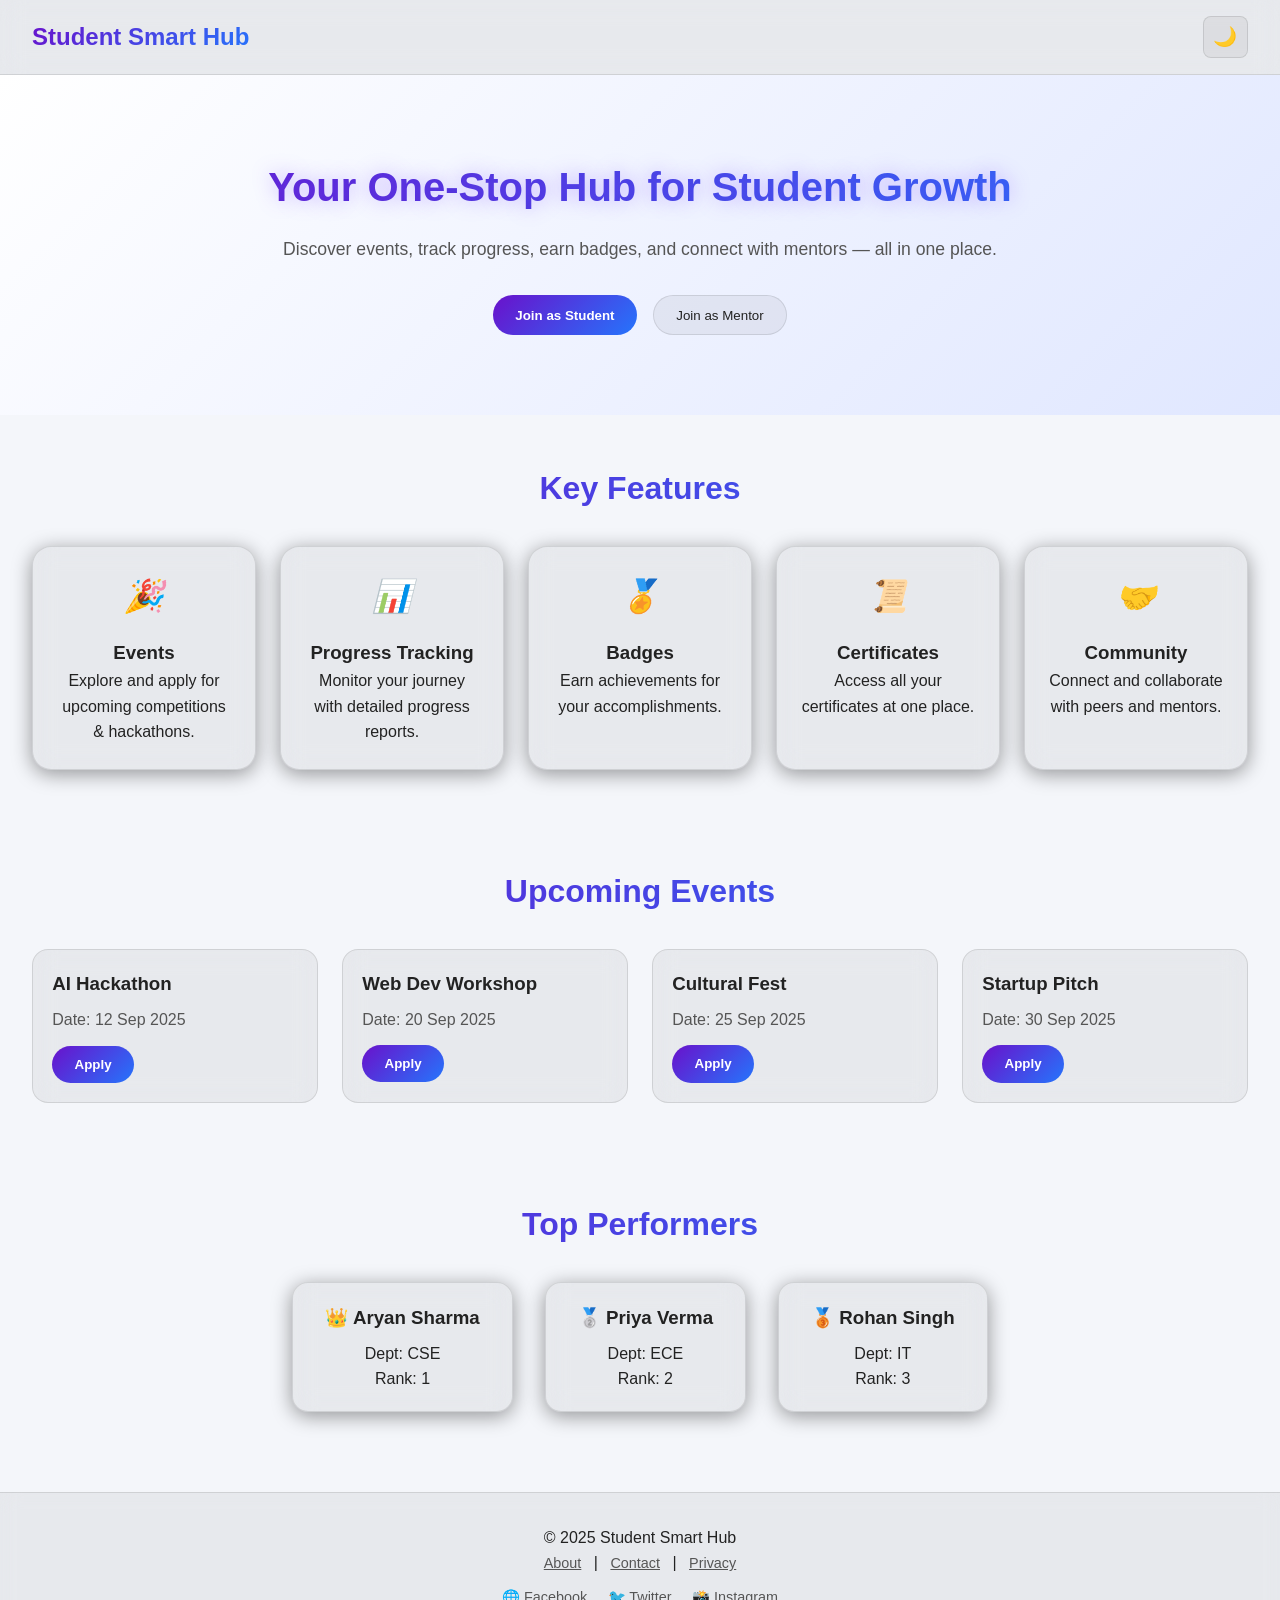
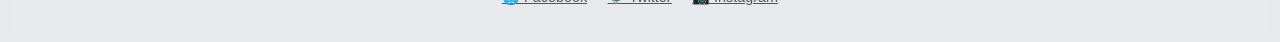
<file: index.html>
<!DOCTYPE html>
<html lang="en">
  <head>
    <meta charset="UTF-8" />
    <meta name="viewport" content="width=device-width, initial-scale=1.0" />
    <title>Student Smart Hub</title>
    <link rel="stylesheet" href="Landing_Page.css" />
  </head>

  <body class="light">
    <!-- Navbar -->
    <nav>
      <div class="logo">Student Smart Hub</div>
      <div class="mode-toggle" onclick="toggleMode()">🌙</div>
    </nav>

    <!-- Hero Section -->
    <section class="hero">
      <h1>Your One-Stop Hub for Student Growth</h1>
      <p>
        Discover events, track progress, earn badges, and connect with mentors —
        all in one place.
      </p>
      <div class="cta-btns">
        <button class="btn-primary" id="joinStudent">Join as Student</button>
        <button class="btn-secondary" id="joinMentor">Join as Mentor</button>
      </div>
    </section>

    <!-- Features Section -->
    <section class="features">
      <h2>Key Features</h2>
      <div class="feature-cards">
        <div class="glass-card">
          <i>🎉</i>
          <h3>Events</h3>
          <p>Explore and apply for upcoming competitions & hackathons.</p>
        </div>
        <div class="glass-card">
          <i>📊</i>
          <h3>Progress Tracking</h3>
          <p>Monitor your journey with detailed progress reports.</p>
        </div>
        <div class="glass-card">
          <i>🏅</i>
          <h3>Badges</h3>
          <p>Earn achievements for your accomplishments.</p>
        </div>
        <div class="glass-card">
          <i>📜</i>
          <h3>Certificates</h3>
          <p>Access all your certificates at one place.</p>
        </div>
        <div class="glass-card">
          <i>🤝</i>
          <h3>Community</h3>
          <p>Connect and collaborate with peers and mentors.</p>
        </div>
      </div>
    </section>

    <!-- Events Section -->
    <section class="events">
      <h2>Upcoming Events</h2>
      <div class="event-cards" id="events-list"></div>
    </section>

    <!-- Leaderboard Section -->
    <section class="leaderboard">
      <h2>Top Performers</h2>
      <div class="leaders" id="leaderboard-list"></div>
    </section>

    <!-- Footer -->
    <footer>
      <p>&copy; 2025 Student Smart Hub</p>
      <div>
        <a href="#">About</a> | <a href="#">Contact</a> |
        <a href="#">Privacy</a>
      </div>
      <div style="margin-top: 0.5rem">
        <a href="#">🌐 Facebook</a>
        <a href="#">🐦 Twitter</a>
        <a href="#">📸 Instagram</a>
      </div>
    </footer>

    <!-- JavaScript -->
    <script>
      // Dark/Light Mode Toggle
      function toggleMode() {
        document.body.classList.toggle("light");
        const btn = document.querySelector(".mode-toggle");
        btn.textContent = document.body.classList.contains("light")
          ? "🌙"
          : "☀️";
      }

      // Dummy Data
      const events = [
        { title: "AI Hackathon", date: "12 Sep 2025" },
        { title: "Web Dev Workshop", date: "20 Sep 2025" },
        { title: "Cultural Fest", date: "25 Sep 2025" },
        { title: "Startup Pitch", date: "30 Sep 2025" },
      ];
      const leaderboard = [
        { name: "Aryan Sharma", dept: "CSE", rank: 1 },
        { name: "Priya Verma", dept: "ECE", rank: 2 },
        { name: "Rohan Singh", dept: "IT", rank: 3 },
      ];

      // Render Events
      const eventsContainer = document.getElementById("events-list");
      events.forEach((ev) => {
        const card = document.createElement("div");
        card.className = "event";
        card.innerHTML = `<h3>${ev.title}</h3><p>Date: ${ev.date}</p><button class="btn-primary">Apply</button>`;
        eventsContainer.appendChild(card);
      });

      // Render Leaderboard
      const leaderboardContainer = document.getElementById("leaderboard-list");
      leaderboard.forEach((lb) => {
        const div = document.createElement("div");
        div.className = "leader";
        let crown = lb.rank === 1 ? "👑" : lb.rank === 2 ? "🥈" : "🥉";
        div.innerHTML = `<h3>${crown} ${lb.name}</h3><p>Dept: ${lb.dept}</p><p>Rank: ${lb.rank}</p>`;
        leaderboardContainer.appendChild(div);
      });

      // Redirect buttons
      document
        .getElementById("joinStudent")
        .addEventListener("click", function () {
          window.location.href = "event.html";
        });

      document
        .getElementById("joinMentor")
        .addEventListener("click", function () {
          window.location.href = "mentor_home.html";
        });
    </script>
  </body>
</html>
</file>
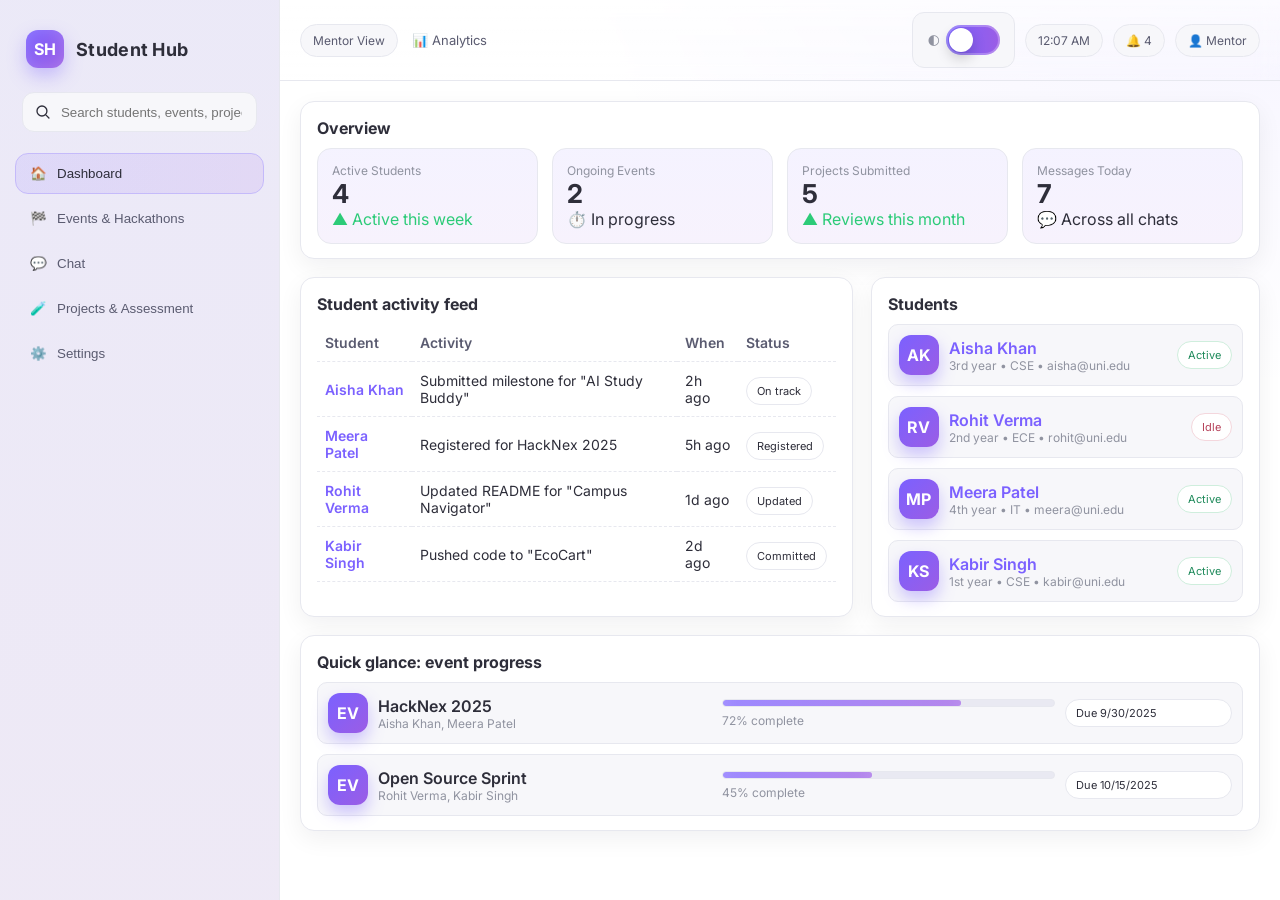
<file: mentor.html>
<!DOCTYPE html>
<html lang="en">
  <head>
    <meta charset="UTF-8" />
    <meta name="viewport" content="width=device-width, initial-scale=1.0" />
    <title>Student Hub — Mentor Dashboard</title>
    <link rel="preconnect" href="https://fonts.googleapis.com" />
    <link
      href="https://fonts.googleapis.com/css2?family=Inter:wght@400;500;600;700&display=swap"
      rel="stylesheet"
    />
    <link rel="stylesheet" href="mentor.css" />
  </head>
  <body>
    <div class="app">
      <aside class="sidebar">
        <div class="logo">
          <div class="logo-badge">SH</div>
          <h1>Student Hub</h1>
        </div>

        <div class="search">
          <svg width="18" height="18" viewBox="0 0 24 24" fill="none">
            <path
              d="M21 21l-4.3-4.3M10.5 18a7.5 7.5 0 1 1 0-15 7.5 7.5 0 0 1 0 15z"
              stroke="currentColor"
              stroke-width="2"
              stroke-linecap="round"
            />
          </svg>
          <input
            id="globalSearch"
            placeholder="Search students, events, projects"
          />
        </div>

        <nav class="nav">
          <button class="tabBtn active" data-tab="dashboard" title="Dashboard">
            <span>🏠</span>
            <span class="text">Dashboard</span>
          </button>
          <button class="tabBtn" data-tab="events" title="Events">
            <span>🏁</span>
            <span class="text">Events & Hackathons</span>
          </button>
          <button class="tabBtn" data-tab="chat" title="Chat">
            <span>💬</span>
            <span class="text">Chat</span>
          </button>
          <button class="tabBtn" data-tab="projects" title="Projects">
            <span>🧪</span>
            <span class="text">Projects & Assessment</span>
          </button>
          <button class="tabBtn" data-tab="settings" title="Settings">
            <span>⚙️</span>
            <span class="text">Settings</span>
          </button>
        </nav>

        <div class="spacer"></div>
      </aside>

      <main class="main">
        <div class="topbar">
          <div class="top-l">
            <div class="pill">Mentor View</div>
            <div class="tagline">
              <a href="analytics.html">📊 Analytics</a>
            </div>
          </div>

          <div class="top-r">
            <div class="mode">
              <span class="muted" style="margin-right: 6px">🌓</span>
              <div class="toggle" id="modeToggle"><div class="knob"></div></div>
            </div>
            <div class="pill" id="clock">--:--</div>
            <div class="pill">🔔 4</div>
            <div class="pill">👤 Mentor</div>
          </div>
        </div>

        <div class="content">
          <!-- DASHBOARD -->
          <section id="dashboard" class="tab">
            <div class="grid">
              <div class="card" style="grid-column: 1 / -1">
                <div class="card-inner">
                  <h3>Overview</h3>
                  <div class="kpis">
                    <div class="kpi">
                      <div class="muted">Active Students</div>
                      <div class="big" id="kpiStudents">—</div>
                      <div class="good">▲ Active this week</div>
                    </div>
                    <div class="kpi">
                      <div class="muted">Ongoing Events</div>
                      <div class="big" id="kpiEvents">—</div>
                      <div>⏱️ In progress</div>
                    </div>
                    <div class="kpi">
                      <div class="muted">Projects Submitted</div>
                      <div class="big" id="kpiProjects">—</div>
                      <div class="good">▲ Reviews this month</div>
                    </div>
                    <div class="kpi">
                      <div class="muted">Messages Today</div>
                      <div class="big" id="kpiMessages">—</div>
                      <div>💬 Across all chats</div>
                    </div>
                  </div>
                </div>
              </div>

              <div class="card" style="grid-column: span 7">
                <div class="card-inner">
                  <h3>Student activity feed</h3>
                  <table id="activityTable">
                    <thead>
                      <tr>
                        <th>Student</th>
                        <th>Activity</th>
                        <th>When</th>
                        <th>Status</th>
                      </tr>
                    </thead>
                    <tbody>
                      <!-- populated by JS -->
                    </tbody>
                  </table>
                </div>
              </div>

              <div class="card" style="grid-column: span 5">
                <div class="card-inner">
                  <h3>Students</h3>
                  <div class="list" id="studentList"><!-- JS --></div>
                </div>
              </div>

              <div class="card" style="grid-column: 1 / -1">
                <div class="card-inner">
                  <h3>Quick glance: event progress</h3>
                  <div class="list" id="eventProgressList"><!-- JS --></div>
                </div>
              </div>
            </div>
          </section>

          <!-- EVENTS -->
          <section id="events" class="tab" style="display: none">
            <div class="tabs">
              <button class="subtab active" data-sub="ongoing">Ongoing</button>
              <button class="subtab" data-sub="history">History</button>
            </div>
            <div id="ongoing" class="subcontent">
              <div class="card">
                <div class="card-inner">
                  <h3>Ongoing events</h3>
                  <table id="ongoingEvents">
                    <thead>
                      <tr>
                        <th>Event</th>
                        <th>Students</th>
                        <th>Progress</th>
                        <th>Deadline</th>
                      </tr>
                    </thead>
                    <tbody></tbody>
                  </table>
                </div>
              </div>
            </div>
            <div id="history" class="subcontent" style="display: none">
              <div class="card">
                <div class="card-inner">
                  <h3>Past events</h3>
                  <table id="historyEvents">
                    <thead>
                      <tr>
                        <th>Event</th>
                        <th>Participants</th>
                        <th>Result</th>
                        <th>Ended</th>
                      </tr>
                    </thead>
                    <tbody></tbody>
                  </table>
                </div>
              </div>
            </div>
          </section>

          <!-- CHAT -->
          <section id="chat" class="tab" style="display: none">
            <div class="cols">
              <div class="card">
                <div class="card-inner">
                  <h3>Chat with students</h3>
                  <div class="chat">
                    <div class="chat-list" id="chatList"><!-- JS --></div>
                    <div class="chat-window">
                      <div class="chat-header" id="chatHeader">
                        <div class="avatar" id="chatAvatar">S</div>
                        <div>
                          <div id="chatName" style="font-weight: 700">
                            Select a student
                          </div>
                          <div class="muted" id="chatMeta">—</div>
                        </div>
                      </div>
                      <div class="chat-messages" id="chatMessages">
                        <div class="muted">
                          Pick a student to view the conversation.
                        </div>
                      </div>
                      <div class="chat-input">
                        <input
                          id="chatInput"
                          placeholder="Write a message..."
                          disabled
                        />
                        <button class="btn" id="sendMsg" disabled>Send</button>
                      </div>
                    </div>
                  </div>
                </div>
              </div>

              <div class="card">
                <div class="card-inner">
                  <h3>Student details</h3>
                  <div id="studentDetail">
                    <div class="muted">
                      Select a chat to view details and quick actions.
                    </div>
                  </div>
                </div>
              </div>
            </div>
          </section>

          <!-- PROJECTS -->
          <section id="projects" class="tab" style="display: none">
            <div class="grid">
              <div class="card" style="grid-column: 1 / -1">
                <div class="card-inner">
                  <h3>Projects & assessment</h3>
                  <div class="cards" id="projectCards"><!-- JS --></div>
                </div>
              </div>

              <div class="card" style="grid-column: 1 / -1">
                <div class="card-inner">
                  <h3>Submission table</h3>
                  <table id="projectTable">
                    <thead>
                      <tr>
                        <th>Project</th>
                        <th>Student</th>
                        <th>Tech</th>
                        <th>Status</th>
                        <th>Rating</th>
                        <th>Last update</th>
                        <th>Action</th>
                      </tr>
                    </thead>
                    <tbody>
                      <!-- JS -->
                    </tbody>
                  </table>
                </div>
              </div>

              <div class="card" style="grid-column: 1 / -1">
                <div class="card-inner">
                  <h3>Projects by student</h3>
                  <div id="projectsByStudent"><!-- JS --></div>
                </div>
              </div>
            </div>
          </section>

          <!-- SETTINGS -->
          <section id="settings" class="tab" style="display: none">
            <div class="card">
              <div class="card-inner">
                <h3>Settings</h3>
                <div class="list">
                  <div class="row">
                    <div class="avatar">A</div>
                    <div>
                      <div class="name">Auto-save theme</div>
                      <div class="meta">
                        Persists your light/dark choice across sessions
                      </div>
                    </div>
                    <div class="chip">Enabled</div>
                  </div>
                  <div class="row">
                    <div class="avatar">N</div>
                    <div>
                      <div class="name">Notifications</div>
                      <div class="meta">
                        This demo shows a static count in the top bar
                      </div>
                    </div>
                    <div class="chip">Demo</div>
                  </div>
                  <div class="row">
                    <div class="avatar">D</div>
                    <div>
                      <div class="name">Data</div>
                      <div class="meta">
                        All data in this demo is local, in-memory sample data
                      </div>
                    </div>
                    <div class="chip">Local</div>
                  </div>
                </div>
              </div>
            </div>
          </section>
        </div>
      </main>
    </div>

    <!-- Modal: Assessment -->
    <!-- Modal: Assessment -->
    <div class="modal-backdrop" id="assessmentModal">
      <div class="modal">
        <div class="body">
          <h3>Assess project</h3>
          <div class="muted" id="assessProjectTitle">Project title</div>
          <label>Rating</label>
          <div class="rating" id="assessStars"><!-- JS --></div>
          <label>Feedback</label>
          <textarea
            id="assessFeedback"
            rows="5"
            placeholder="Share constructive, specific feedback..."
          ></textarea>
        </div>
        <div class="footer">
          <button class="btn ghost" id="assessCancel">Cancel</button>
          <button class="btn" id="assessSave">Save</button>
        </div>
      </div>
    </div>
    <script>
      // -------- Sample data --------
      const students = [
        {
          id: "s1",
          name: "Aisha Khan",
          year: "3rd year",
          major: "CSE",
          active: true,
          email: "aisha@uni.edu",
        },
        {
          id: "s2",
          name: "Rohit Verma",
          year: "2nd year",
          major: "ECE",
          active: false,
          email: "rohit@uni.edu",
        },
        {
          id: "s3",
          name: "Meera Patel",
          year: "4th year",
          major: "IT",
          active: true,
          email: "meera@uni.edu",
        },
        {
          id: "s4",
          name: "Kabir Singh",
          year: "1st year",
          major: "CSE",
          active: true,
          email: "kabir@uni.edu",
        },
      ];

      const activities = [
        {
          studentId: "s1",
          text: 'Submitted milestone for "AI Study Buddy"',
          when: "2h ago",
          status: "On track",
        },
        {
          studentId: "s3",
          text: "Registered for HackNex 2025",
          when: "5h ago",
          status: "Registered",
        },
        {
          studentId: "s2",
          text: 'Updated README for "Campus Navigator"',
          when: "1d ago",
          status: "Updated",
        },
        {
          studentId: "s4",
          text: 'Pushed code to "EcoCart"',
          when: "2d ago",
          status: "Committed",
        },
      ];

      const events = {
        ongoing: [
          {
            id: "e1",
            name: "HackNex 2025",
            students: ["s1", "s3"],
            progress: 72,
            deadline: "2025-09-30",
          },
          {
            id: "e2",
            name: "Open Source Sprint",
            students: ["s2", "s4"],
            progress: 45,
            deadline: "2025-10-15",
          },
        ],
        history: [
          {
            id: "h1",
            name: "CodeFest 2025",
            participants: 12,
            result: "Top 10%",
            ended: "2025-07-21",
          },
          {
            id: "h2",
            name: "AI Mini Challenge",
            participants: 8,
            result: "Winner",
            ended: "2025-06-10",
          },
        ],
      };

      const projects = [
        {
          id: "p1",
          title: "AI Study Buddy",
          studentId: "s1",
          tech: ["React", "FastAPI", "OpenAI"],
          status: "In Review",
          rating: 4,
          updated: "2h ago",
          notes: "Good UX draft",
        },
        {
          id: "p2",
          title: "Campus Navigator",
          studentId: "s2",
          tech: ["Flutter", "Firebase"],
          status: "Completed",
          rating: 5,
          updated: "1d ago",
          notes: "",
        },
        {
          id: "p3",
          title: "EcoCart",
          studentId: "s4",
          tech: ["Next.js", "Node", "MongoDB"],
          status: "Building",
          rating: 3,
          updated: "3d ago",
          notes: "Needs tests",
        },
        {
          id: "p4",
          title: "Placement Tracker",
          studentId: "s3",
          tech: ["Django", "Postgres"],
          status: "Approved",
          rating: 5,
          updated: "5d ago",
          notes: "Great docs",
        },
        {
          id: "p5",
          title: "Hackathon Helper",
          studentId: "s2",
          tech: ["Svelte", "Supabase"],
          status: "In Progress",
          rating: 0,
          updated: "6h ago",
          notes: "",
        },
      ];

      const chats = {
        s1: [
          { who: "them", txt: "Hey! Pushed the recommendation module." },
          { who: "me", txt: "Nice. Add unit tests for edge cases." },
        ],
        s2: [{ who: "them", txt: "Could you review my Firebase rules?" }],
        s3: [
          { who: "them", txt: "Registered for the hackathon!" },
          { who: "me", txt: "Awesome — focus on the demo flow." },
        ],
        s4: [
          { who: "them", txt: "Struggling with pagination." },
          { who: "me", txt: "Share a snippet, let’s debug." },
        ],
      };

      // -------- State --------
      let currentTab = "dashboard";
      let currentChatId = null;
      let assessProjectId = null;
      let assessTempRating = 0;

      // -------- Utilities --------
      const el = (sel) => document.querySelector(sel);
      const els = (sel) => Array.from(document.querySelectorAll(sel));
      const byId = (id) => students.find((s) => s.id === id);
      const studentName = (id) => (byId(id) || {}).name || "—";

      function setClock() {
        const d = new Date();
        el("#clock").textContent = d.toLocaleTimeString([], {
          hour: "2-digit",
          minute: "2-digit",
        });
      }
      setInterval(setClock, 1000);
      setClock();

      // -------- Theme --------
      const savedTheme = localStorage.getItem("theme");
      if (savedTheme === "dark") {
        document.body.classList.add("dark");
      }
      el("#modeToggle").addEventListener("click", () => {
        document.body.classList.toggle("dark");
        localStorage.setItem(
          "theme",
          document.body.classList.contains("dark") ? "dark" : "light"
        );
      });

      // -------- Navigation --------
      els(".tabBtn").forEach((btn) => {
        btn.addEventListener("click", () => {
          els(".tabBtn").forEach((b) => b.classList.remove("active"));
          btn.classList.add("active");
          const target = btn.dataset.tab;
          els(".tab").forEach((s) => (s.style.display = "none"));
          el("#" + target).style.display = "";
          currentTab = target;
          // Ensure projects view is rendered when switching
          if (target === "projects") {
            renderProjects();
            renderProjectsByStudent();
          }
        });
      });

      // Subtabs in Events
      els(".subtab").forEach((st) => {
        st.addEventListener("click", () => {
          els(".subtab").forEach((x) => x.classList.remove("active"));
          st.classList.add("active");
          els(".subcontent").forEach((c) => (c.style.display = "none"));
          el("#" + st.dataset.sub).style.display = "";
        });
      });

      // -------- Populate Dashboard --------
      function renderKpis() {
        el("#kpiStudents").textContent = students.length;
        el("#kpiEvents").textContent = events.ongoing.length;
        el("#kpiProjects").textContent = projects.length;
        const totalMsgs = Object.values(chats).reduce(
          (a, c) => a + c.length,
          0
        );
        el("#kpiMessages").textContent = totalMsgs;
      }
      function renderActivity() {
        const tb = el("#activityTable tbody");
        tb.innerHTML = "";
        activities.forEach((a) => {
          const tr = document.createElement("tr");
          tr.innerHTML = `
          <td><span class="name-link" onclick="goToStudentProjects('${
            a.studentId
          }')">${studentName(a.studentId)}</span></td>
          <td>${a.text}</td>
          <td>${a.when}</td>
          <td><span class="chip">${a.status}</span></td>`;
          tb.appendChild(tr);
        });
      }
      function renderStudents() {
        const c = el("#studentList");
        c.innerHTML = "";
        students.forEach((s) => {
          const row = document.createElement("div");
          row.className = "row";
          row.innerHTML = `
          <div class="avatar">${s.name
            .split(" ")
            .map((p) => p[0])
            .slice(0, 2)
            .join("")}</div>
          <div>
            <div class="name name-link" onclick="goToStudentProjects('${
              s.id
            }')">${s.name}</div>
            <div class="meta">${s.year} • ${s.major} • ${s.email}</div>
          </div>
          <div class="chip" style="border-color:${
            s.active ? "#cfeedd" : "#f4d7dd"
          }; color:${s.active ? "#1f8a5b" : "#b6425a"}">${
            s.active ? "Active" : "Idle"
          }</div>
        `;
          c.appendChild(row);
        });
      }
      function renderEventProgress() {
        const c = el("#eventProgressList");
        c.innerHTML = "";
        events.ongoing.forEach((ev) => {
          const row = document.createElement("div");
          row.className = "row";
          row.style.gridTemplateColumns = "40px 2fr 2fr 1fr";
          row.innerHTML = `
          <div class="avatar">EV</div>
          <div><div class="name">${ev.name}</div><div class="meta">${ev.students
            .map(studentName)
            .join(", ")}</div></div>
          <div>
            <div class="progress"><span style="width:${
              ev.progress
            }%"></span></div>
            <div class="meta" style="margin-top:6px">${
              ev.progress
            }% complete</div>
          </div>
          <div class="chip">Due ${new Date(
            ev.deadline
          ).toLocaleDateString()}</div>
        `;
          c.appendChild(row);
        });
      }

      // -------- Events page --------
      function renderEvents() {
        const tbO = el("#ongoingEvents tbody");
        tbO.innerHTML = "";
        events.ongoing.forEach((ev) => {
          const tr = document.createElement("tr");
          tr.innerHTML = `
          <td>${ev.name}</td>
          <td>${ev.students
            .map(
              (sid) =>
                `<span class="name-link" onclick="goToStudentProjects('${sid}')">${studentName(
                  sid
                )}</span>`
            )
            .join(", ")}</td>
          <td><div class="progress"><span style="width:${
            ev.progress
          }%"></span></div></td>
          <td>${new Date(ev.deadline).toLocaleDateString()}</td>`;
          tbO.appendChild(tr);
        });

        const tbH = el("#historyEvents tbody");
        tbH.innerHTML = "";
        events.history.forEach((h) => {
          const tr = document.createElement("tr");
          tr.innerHTML = `
          <td>${h.name}</td>
          <td>${h.participants}</td>
          <td><span class="chip">${h.result}</span></td>
          <td>${new Date(h.ended).toLocaleDateString()}</td>`;
          tbH.appendChild(tr);
        });
      }

      // -------- Chat --------
      function renderChatList() {
        const c = el("#chatList");
        c.innerHTML = "";
        students.forEach((s) => {
          const card = document.createElement("div");
          card.className = "chat-card";
          if (currentChatId === s.id) card.classList.add("active");
          const last = (chats[s.id] || []).slice(-1)[0];
          card.innerHTML = `
          <div style="display:flex; align-items:center; gap:10px">
            <div class="avatar">${s.name
              .split(" ")
              .map((p) => p[0])
              .slice(0, 2)
              .join("")}</div>
            <div style="min-width:0">
              <div class="name-link" onclick="goToStudentProjects('${s.id}')">${
            s.name
          }</div>
              <div class="muted" style="white-space:nowrap; overflow:hidden; text-overflow:ellipsis;">${
                last
                  ? (last.who === "me" ? "You: " : "") + last.txt
                  : "No messages yet"
              }</div>
            </div>
          </div>`;
          card.addEventListener("click", () => {
            currentChatId = s.id;
            renderChatList();
            openConversation(s.id);
          });
          c.appendChild(card);
        });
      }
      function openConversation(studentId) {
        const s = byId(studentId);
        el("#chatAvatar").textContent = s.name
          .split(" ")
          .map((p) => p[0])
          .slice(0, 2)
          .join("");
        el("#chatName").textContent = s.name;
        el("#chatMeta").textContent = `${s.year} • ${s.major} • ${
          s.active ? "Online" : "Last seen recently"
        }`;
        el("#chatInput").disabled = false;
        el("#sendMsg").disabled = false;
        const m = el("#chatMessages");
        m.innerHTML = "";
        (chats[studentId] || []).forEach((msg) => {
          const div = document.createElement("div");
          div.className = "msg " + (msg.who === "me" ? "me" : "them");
          div.textContent = msg.txt;
          m.appendChild(div);
        });
        m.scrollTop = m.scrollHeight;
        // Side details
        el("#studentDetail").innerHTML = `
        <div class="row" style="grid-template-columns: 50px 1fr auto">
          <div class="avatar">${s.name
            .split(" ")
            .map((p) => p[0])
            .slice(0, 2)
            .join("")}</div>
          <div>
            <div class="name">${s.name}</div>
            <div class="meta">${s.year} • ${s.major} • ${s.email}</div>
          </div>
          <div class="chip">${s.active ? "Active" : "Idle"}</div>
        </div>
        <div style="height:8px"></div>
        <div class="list">
          <div class="row" style="grid-template-columns: 1fr auto">
            <div>
              <div class="name">Quick note</div>
              <div class="meta">Save a private note about mentoring focus</div>
            </div>
            <button class="btn ghost" onclick="alert('Demo only')">Add</button>
          </div>
          <div class="row" style="grid-template-columns: 1fr auto">
            <div>
              <div class="name">View projects</div>
              <div class="meta">Jump to ${
                s.name
              }'s current and past projects</div>
            </div>
            <a class="btn ghost" href="#" onclick="goToStudentProjects('${
              s.id
            }')">Open</a>
          </div>
        </div>
      `;
      }
      el("#sendMsg").addEventListener("click", sendMsg);
      el("#chatInput").addEventListener("keydown", (e) => {
        if (e.key === "Enter") {
          sendMsg();
        }
      });
      function sendMsg() {
        const input = el("#chatInput");
        const txt = input.value.trim();
        if (!txt || !currentChatId) return;
        chats[currentChatId] = chats[currentChatId] || [];
        chats[currentChatId].push({ who: "me", txt });
        input.value = "";
        openConversation(currentChatId);
        renderChatList();
        // Simulate quick reply
        setTimeout(() => {
          chats[currentChatId].push({ who: "them", txt: "Got it! Will do." });
          openConversation(currentChatId);
          renderChatList();
        }, 700);
      }

      // -------- Projects --------
      function renderProjects() {
        // Cards
        const c = el("#projectCards");
        c.innerHTML = "";
        projects.forEach((p) => {
          const s = byId(p.studentId);
          const card = document.createElement("div");
          card.className = "p-card";
          card.innerHTML = `
          <div class="p-head">
            <div style="display:flex; align-items:center; gap:10px">
              <div class="avatar">${s.name
                .split(" ")
                .map((p) => p[0])
                .slice(0, 2)
                .join("")}</div>
              <div>
                <div style="font-weight:700">${p.title}</div>
                <div class="muted"><span class="name-link" onclick="goToStudentProjects('${
                  s.id
                }')">${s.name}</span> • ${p.tech.join(", ")}</div>
              </div>
            </div>
            <span class="tag">${p.status}</span>
          </div>
          <div class="p-body">
            <div class="muted">Last update: ${p.updated}</div>
            <div class="rating" data-id="${p.id}">
              ${[1, 2, 3, 4, 5]
                .map(
                  (i) =>
                    `<span class="star ${
                      p.rating >= i ? "on" : ""
                    }" data-rate="${i}">★</span>`
                )
                .join("")}
            </div>
            <div style="display:flex; gap:8px">
              <button class="btn" onclick="openAssess('${
                p.id
              }')">Assess</button>
              <button class="btn ghost" onclick="alert('Demo only: open repo')">View repo</button>
            </div>
          </div>`;
          c.appendChild(card);
        });

        // Table
        const tb = el("#projectTable tbody");
        tb.innerHTML = "";
        projects.forEach((p) => {
          const s = byId(p.studentId);
          const tr = document.createElement("tr");
          tr.innerHTML = `
          <td>${p.title}</td>
          <td><span class="name-link" onclick="goToStudentProjects('${
            s.id
          }')">${s.name}</span></td>
          <td>${p.tech.join(" / ")}</td>
          <td><span class="chip">${p.status}</span></td>
          <td>${"★".repeat(p.rating)}${"☆".repeat(5 - p.rating)}</td>
          <td>${p.updated}</td>
          <td><button class="btn" onclick="openAssess('${
            p.id
          }')">Assess</button></td>`;
          tb.appendChild(tr);
        });

        // Wire rating interactions
        els(".rating").forEach((r) => {
          r.addEventListener("mouseover", (e) => {
            if (e.target.classList.contains("star")) {
              const rate = +e.target.dataset.rate;
              r.querySelectorAll(".star").forEach((s, i) =>
                s.classList.toggle("on", i < rate)
              );
            }
          });
          r.addEventListener("mouseleave", () => {
            const id = r.dataset.id;
            const proj = projects.find((x) => x.id === id);
            r.querySelectorAll(".star").forEach((s, i) =>
              s.classList.toggle("on", i < proj.rating)
            );
          });
          r.addEventListener("click", (e) => {
            if (e.target.classList.contains("star")) {
              const id = r.dataset.id;
              const rate = +e.target.dataset.rate;
              const proj = projects.find((x) => x.id === id);
              proj.rating = rate;
              renderProjects(); // refresh table stars too
              renderProjectsByStudent();
            }
          });
        });
      }

      // Projects by Student (current vs past) + IDs for jumping
      function renderProjectsByStudent() {
        const container = el("#projectsByStudent");
        container.innerHTML = "";
        students.forEach((student) => {
          const studentProjects = projects.filter(
            (p) => p.studentId === student.id
          );
          if (studentProjects.length === 0) return;
          const current = studentProjects.filter(
            (p) => !["Approved", "Completed"].includes(p.status)
          );
          const past = studentProjects.filter((p) =>
            ["Approved", "Completed"].includes(p.status)
          );
          const wrapper = document.createElement("div");
          wrapper.className = "card";
          wrapper.id = `student-projects-${student.id}`;
          wrapper.style.marginBottom = "14px";
          wrapper.innerHTML = `
          <div class="card-inner">
            <h4 style="margin:4px 0 10px">${student.name}</h4>
            <div><strong>Current Projects:</strong></div>
            <ul style="margin-top:6px">
              ${
                current.length
                  ? current
                      .map(
                        (p) =>
                          `<li>${p.title} — <span class="chip">${p.status}</span></li>`
                      )
                      .join("")
                  : '<li class="muted">No current projects</li>'
              }
            </ul>
            <div style="margin-top:8px"><strong>Past Projects:</strong></div>
            <ul style="margin-top:6px">
              ${
                past.length
                  ? past
                      .map((p) => `<li>${p.title} — Rated ${p.rating}/5</li>`)
                      .join("")
                  : '<li class="muted">No past projects</li>'
              }
            </ul>
          </div>
        `;
          container.appendChild(wrapper);
        });
      }

      // Assessment modal
      function openAssess(id) {
        assessProjectId = id;
        const p = projects.find((x) => x.id === id);
        assessTempRating = p.rating;
        el("#assessProjectTitle").textContent = `${p.title} — ${studentName(
          p.studentId
        )}`;
        const stars = el("#assessStars");
        stars.innerHTML = "";
        [1, 2, 3, 4, 5].forEach((i) => {
          const span = document.createElement("span");
          span.className = "star " + (assessTempRating >= i ? "on" : "");
          span.textContent = "★";
          span.dataset.rate = i;
          span.onclick = () => {
            assessTempRating = i;
            openAssess(id);
          };
          stars.appendChild(span);
        });
        el("#assessFeedback").value = p.notes || "";
        el("#assessmentModal").style.display = "grid";
      }
      window.openAssess = openAssess;
      el("#assessCancel").onclick = () => {
        el("#assessmentModal").style.display = "none";
      };
      el("#assessSave").onclick = () => {
        const p = projects.find((x) => x.id === assessProjectId);
        if (!p) return;
        p.rating = assessTempRating;
        p.notes = el("#assessFeedback").value.trim();
        p.status =
          p.rating >= 4
            ? "Approved"
            : p.rating >= 2
            ? "In Review"
            : "Changes Requested";
        p.updated = "Just now";
        el("#assessmentModal").style.display = "none";
        renderProjects();
        renderProjectsByStudent();
      };

      // -------- Global search --------
      el("#globalSearch").addEventListener("input", (e) => {
        const q = e.target.value.trim().toLowerCase();
        // Activity
        el("#activityTable tbody")
          .querySelectorAll("tr")
          .forEach((tr) => {
            tr.style.display = tr.textContent.toLowerCase().includes(q)
              ? ""
              : "none";
          });
        // Students
        el("#studentList")
          .querySelectorAll(".row")
          .forEach((r) => {
            r.style.display = r.textContent.toLowerCase().includes(q)
              ? ""
              : "none";
          });
        // Ongoing events
        el("#ongoingEvents tbody")
          .querySelectorAll("tr")
          .forEach((tr) => {
            tr.style.display = tr.textContent.toLowerCase().includes(q)
              ? ""
              : "none";
          });
        // Projects table
        el("#projectTable tbody")
          .querySelectorAll("tr")
          .forEach((tr) => {
            tr.style.display = tr.textContent.toLowerCase().includes(q)
              ? ""
              : "none";
          });
      });

      // -------- Jump to projects for a student --------
      function goToStudentProjects(studentId) {
        // Switch to Projects tab
        els(".tabBtn")
          .find((b) => b.dataset.tab === "projects")
          .click();

        // Ensure content is rendered
        renderProjects();
        renderProjectsByStudent();

        // Smooth scroll and highlight
        setTimeout(() => {
          const target = document.getElementById(
            `student-projects-${studentId}`
          );
          if (target) {
            target.scrollIntoView({ behavior: "smooth", block: "start" });
            target.classList.add("highlighted");
            setTimeout(() => target.classList.remove("highlighted"), 1600);
          }
        }, 60);
      }
      window.goToStudentProjects = goToStudentProjects;

      // -------- Helpers --------
      function gotoTab(id) {
        els(".tabBtn").forEach((b) => {
          if (b.dataset.tab === id) {
            b.click();
          }
        });
      }
      window.gotoTab = gotoTab;

      // -------- Initial render --------
      function init() {
        renderKpis();
        renderActivity();
        renderStudents();
        renderEventProgress();
        renderEvents();
        renderChatList();
        renderProjects();
        renderProjectsByStudent();
      }
      init();
    </script>
  </body>
</html>
</file>
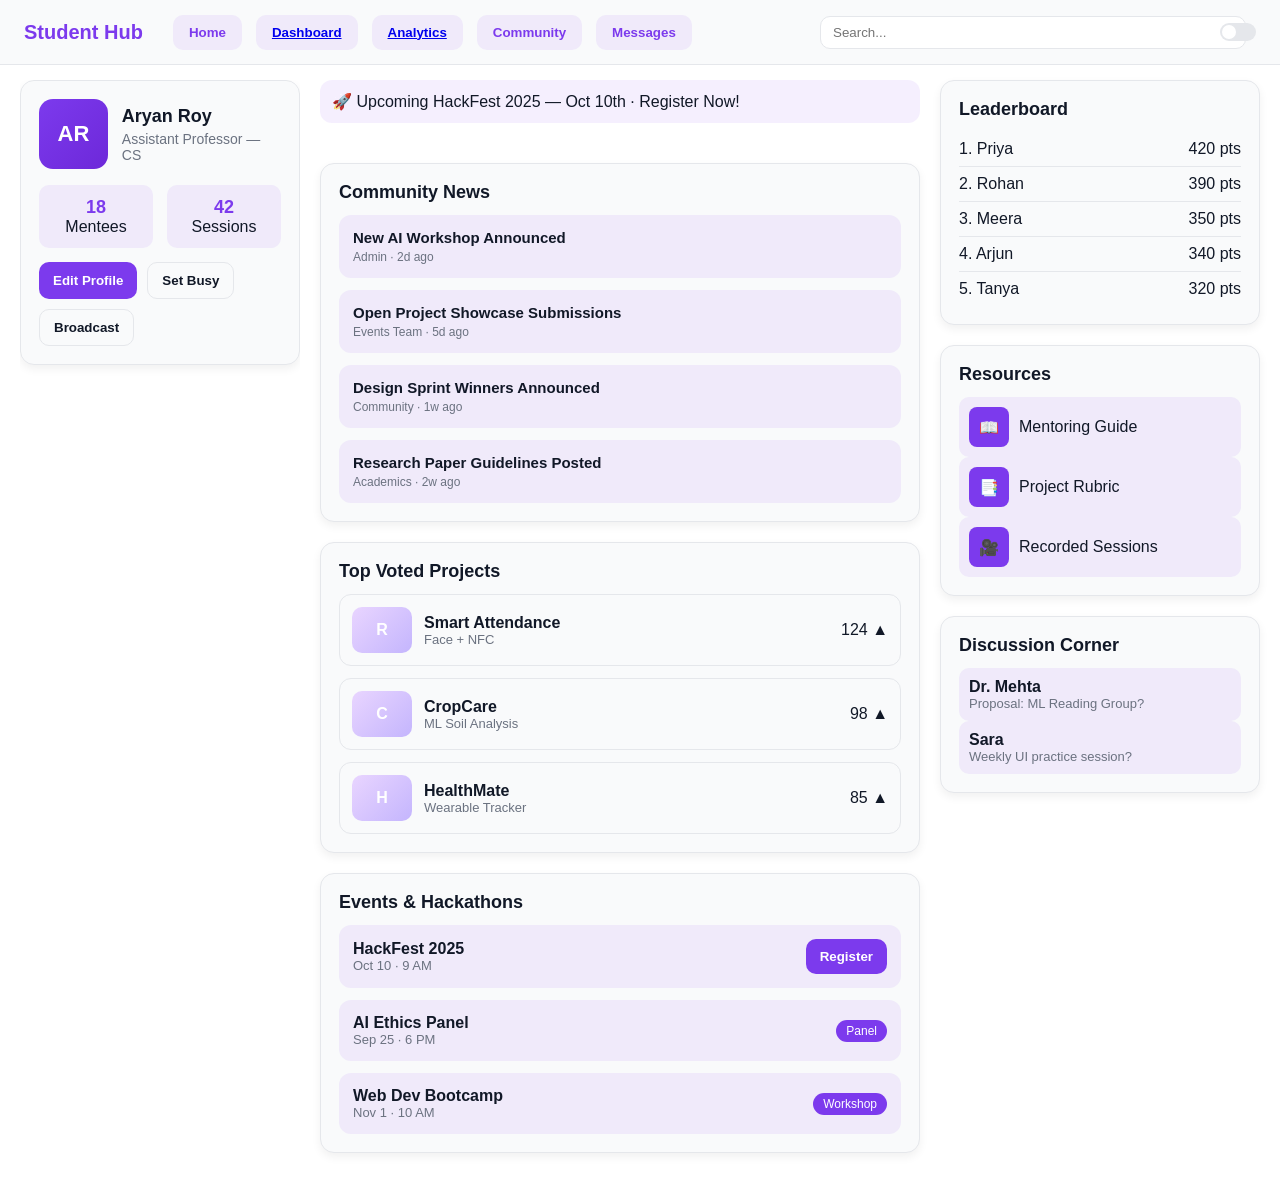
<file: mentor_home.html>
<!DOCTYPE html>
<html lang="en">
  <head>
    <meta charset="utf-8" />
    <meta name="viewport" content="width=device-width,initial-scale=1" />
    <title>Student Hub — Mentor Home</title>
    <style>
      /* ---------- Theme Variables ---------- */
      :root {
        --bg: #ffffff;
        --muted: #6b7280;
        --card: #f9fafb;
        --accent: #7c3aed;
        --accent-2: #6d28d9;
        --accent-ghost: rgba(124, 58, 237, 0.08);
        --text: #111827;
        --border: #e5e7eb;
        --shadow: 0 4px 10px rgba(0, 0, 0, 0.06);
        --radius: 14px;
      }
      body.dark {
        --bg: #111827;
        --muted: #9ca3af;
        --card: #1f2937;
        --accent: #8b5cf6;
        --accent-2: #7c3aed;
        --accent-ghost: rgba(139, 92, 246, 0.12);
        --text: #f9fafb;
        --border: #374151;
        --shadow: 0 4px 14px rgba(0, 0, 0, 0.4);
      }

      body {
        margin: 0;
        font-family: "Inter", sans-serif;
        background: var(--bg);
        color: var(--text);
        overflow-x: hidden;
      }

      /* ---------- Top Navigation ---------- */
      nav {
        position: fixed;
        top: 0;
        left: 0;
        right: 0;
        height: 64px;
        background: var(--card);
        border-bottom: 1px solid var(--border);
        display: flex;
        align-items: center;
        padding: 0 24px;
        z-index: 1000;
      }
      nav .logo {
        font-weight: 700;
        font-size: 20px;
        color: var(--accent);
        margin-right: 30px;
      }
      nav .nav-links {
        display: flex;
        gap: 14px;
        flex: 1;
      }
      nav .nav-links button {
        background: transparent;
        border: none;
        padding: 10px 16px;
        border-radius: 10px;
        font-weight: 600;
        cursor: pointer;
        color: var(--text);
        transition: 0.2s;
      }
      nav .nav-links button.active,
      nav .nav-links button:hover {
        background: var(--accent-ghost);
        color: var(--accent);
      }
      nav .search {
        flex: 1;
        max-width: 400px;
      }
      nav input[type="text"] {
        width: 100%;
        padding: 8px 12px;
        border-radius: 10px;
        border: 1px solid var(--border);
        background: var(--bg);
        color: var(--text);
      }
      nav .actions {
        display: flex;
        align-items: center;
        gap: 16px;
      }

      label.switch {
        display: inline-flex;
        align-items: center;
        cursor: pointer;
      }
      label.switch input {
        display: none;
      }
      label.switch span {
        width: 36px;
        height: 18px;
        border-radius: 999px;
        background: var(--border);
        position: relative;
        transition: 0.3s;
      }
      label.switch span::before {
        content: "";
        position: absolute;
        top: 2px;
        left: 2px;
        width: 14px;
        height: 14px;
        background: #fff;
        border-radius: 50%;
        transition: 0.3s;
      }
      label.switch input:checked + span {
        background: var(--accent);
      }
      label.switch input:checked + span::before {
        transform: translateX(18px);
      }

      /* ---------- Layout ---------- */
      .layout {
        display: grid;
        grid-template-columns: 280px 1fr 320px;
        gap: 20px;
        max-width: 1400px;
        margin: 80px auto 40px;
        padding: 0 20px;
      }
      aside.left {
        position: sticky;
        top: 80px;
        height: calc(100vh - 100px);
        overflow-y: auto;
      }

      .card {
        background: var(--card);
        border-radius: var(--radius);
        box-shadow: var(--shadow);
        padding: 18px;
        border: 1px solid var(--border);
      }

      /* ---------- Profile ---------- */
      .mentor-profile {
        display: flex;
        gap: 14px;
        align-items: center;
      }
      .avatar {
        width: 70px;
        height: 70px;
        border-radius: 14px;
        background: linear-gradient(135deg, var(--accent), var(--accent-2));
        display: flex;
        align-items: center;
        justify-content: center;
        color: white;
        font-weight: 700;
        font-size: 22px;
      }
      .meta h3 {
        margin: 0;
        font-size: 18px;
      }
      .meta p {
        margin: 4px 0 0;
        font-size: 14px;
        color: var(--muted);
      }

      .stats {
        display: flex;
        gap: 14px;
        margin-top: 16px;
      }
      .stat {
        flex: 1;
        padding: 12px;
        border-radius: 10px;
        background: var(--accent-ghost);
        text-align: center;
      }
      .stat strong {
        display: block;
        font-size: 18px;
        color: var(--accent);
      }

      .btn {
        display: inline-flex;
        align-items: center;
        justify-content: center;
        padding: 10px 14px;
        border-radius: 10px;
        font-weight: 600;
        cursor: pointer;
        transition: 0.2s;
      }
      .btn.primary {
        background: var(--accent);
        color: #fff;
        border: none;
      }
      .btn.ghost {
        background: transparent;
        border: 1px solid var(--border);
        color: var(--text);
      }
      .btn:hover {
        opacity: 0.9;
      }

      /* ---------- Sections ---------- */
      .section-title {
        display: flex;
        align-items: center;
        justify-content: space-between;
        margin-bottom: 12px;
      }
      .section-title h2 {
        margin: 0;
        font-size: 18px;
      }
      .small {
        font-size: 13px;
        color: var(--muted);
      }

      .news-list,
      .top-voted,
      .events-list {
        display: flex;
        flex-direction: column;
        gap: 12px;
      }
      .news-card {
        padding: 14px;
        border-radius: 12px;
        background: var(--accent-ghost);
      }
      .news-card h3 {
        margin: 0;
        font-size: 15px;
      }
      .news-meta {
        font-size: 12px;
        color: var(--muted);
        margin-top: 4px;
      }

      .content-row {
        display: flex;
        gap: 12px;
        align-items: center;
        background: var(--card);
        padding: 12px;
        border-radius: 12px;
        border: 1px solid var(--border);
      }
      .thumb {
        width: 60px;
        height: 46px;
        border-radius: 10px;
        background: linear-gradient(135deg, #e9d5ff, #c4b5fd);
        display: flex;
        align-items: center;
        justify-content: center;
        color: #fff;
        font-weight: 700;
      }
      .votes {
        text-align: right;
      }

      .event {
        display: flex;
        gap: 14px;
        align-items: center;
        padding: 14px;
        border-radius: 12px;
        background: var(--accent-ghost);
        justify-content: space-between;
      }
      .pill {
        padding: 4px 10px;
        border-radius: 999px;
        background: var(--accent);
        color: #fff;
        font-size: 12px;
      }

      /* Leaderboard */
      .leaderboard li {
        display: flex;
        justify-content: space-between;
        padding: 8px 0;
        border-bottom: 1px solid var(--border);
      }
      .leaderboard li:last-child {
        border-bottom: none;
      }

      .resource {
        display: flex;
        gap: 10px;
        align-items: center;
        padding: 10px;
        border-radius: 10px;
        background: var(--accent-ghost);
      }
      .resource .icon {
        width: 40px;
        height: 40px;
        border-radius: 8px;
        background: var(--accent);
        display: flex;
        align-items: center;
        justify-content: center;
        color: white;
      }

      .comment {
        padding: 10px;
        border-radius: 10px;
        background: var(--accent-ghost);
      }

      /* Announcements Banner */
      .announcements {
        padding: 12px;
        background: var(--accent-ghost);
        border-radius: 12px;
        margin-bottom: 20px;
        font-weight: 500;
      }
    </style>
  </head>
  <body>
    <!-- Top Navigation -->
    <nav>
      <div class="logo">Student Hub</div>
      <div class="nav-links">
        <button class="active">Home</button>
        <button class="active"><a href="mentor.html">Dashboard</a></button>
        <button class="active"><a href="analytics.html">Analytics</a></button>
        <button class="active">Community</button>
        <button class="active">Messages</button>
      </div>
      <div class="search"><input type="text" placeholder="Search..." /></div>
      <div class="actions">
        <label class="switch">
          <input type="checkbox" id="themeToggle" />
          <span></span>
        </label>
      </div>
    </nav>

    <!-- Layout -->
    <div class="layout">
      <!-- LEFT: Profile -->
      <aside class="left">
        <div class="card">
          <div class="mentor-profile">
            <div class="avatar">AR</div>
            <div class="meta">
              <h3>Aryan Roy</h3>
              <p>Assistant Professor — CS</p>
            </div>
          </div>
          <div class="stats">
            <div class="stat"><strong>18</strong>Mentees</div>
            <div class="stat"><strong>42</strong>Sessions</div>
          </div>
          <div
            style="margin-top: 14px; display: flex; gap: 10px; flex-wrap: wrap"
          >
            <button class="btn primary">Edit Profile</button>
            <button class="btn ghost">Set Busy</button>
            <button class="btn ghost">Broadcast</button>
          </div>
        </div>
      </aside>

      <!-- CENTER: Main Feed -->
      <main style="display: flex; flex-direction: column; gap: 20px">
        <div class="announcements">
          🚀 Upcoming HackFest 2025 — Oct 10th · Register Now!
        </div>

        <div class="card">
          <div class="section-title"><h2>Community News</h2></div>
          <div class="news-list">
            <div class="news-card">
              <h3>New AI Workshop Announced</h3>
              <div class="news-meta">Admin · 2d ago</div>
            </div>
            <div class="news-card">
              <h3>Open Project Showcase Submissions</h3>
              <div class="news-meta">Events Team · 5d ago</div>
            </div>
            <div class="news-card">
              <h3>Design Sprint Winners Announced</h3>
              <div class="news-meta">Community · 1w ago</div>
            </div>
            <div class="news-card">
              <h3>Research Paper Guidelines Posted</h3>
              <div class="news-meta">Academics · 2w ago</div>
            </div>
          </div>
        </div>

        <div class="card">
          <div class="section-title"><h2>Top Voted Projects</h2></div>
          <div class="top-voted">
            <div class="content-row">
              <div class="thumb">R</div>
              <div style="flex: 1">
                <strong>Smart Attendance</strong>
                <div class="small">Face + NFC</div>
              </div>
              <div class="votes">124 ▲</div>
            </div>
            <div class="content-row">
              <div class="thumb">C</div>
              <div style="flex: 1">
                <strong>CropCare</strong>
                <div class="small">ML Soil Analysis</div>
              </div>
              <div class="votes">98 ▲</div>
            </div>
            <div class="content-row">
              <div class="thumb">H</div>
              <div style="flex: 1">
                <strong>HealthMate</strong>
                <div class="small">Wearable Tracker</div>
              </div>
              <div class="votes">85 ▲</div>
            </div>
          </div>
        </div>

        <div class="card">
          <div class="section-title"><h2>Events & Hackathons</h2></div>
          <div class="events-list">
            <div class="event">
              <div>
                <strong>HackFest 2025</strong>
                <div class="small">Oct 10 · 9 AM</div>
              </div>
              <div><button class="btn primary">Register</button></div>
            </div>
            <div class="event">
              <div>
                <strong>AI Ethics Panel</strong>
                <div class="small">Sep 25 · 6 PM</div>
              </div>
              <div class="pill">Panel</div>
            </div>
            <div class="event">
              <div>
                <strong>Web Dev Bootcamp</strong>
                <div class="small">Nov 1 · 10 AM</div>
              </div>
              <div class="pill">Workshop</div>
            </div>
          </div>
        </div>
      </main>

      <!-- RIGHT: Widgets -->
      <aside style="display: flex; flex-direction: column; gap: 20px">
        <div class="card">
          <div class="section-title"><h2>Leaderboard</h2></div>
          <ul
            class="leaderboard"
            style="list-style: none; padding: 0; margin: 0"
          >
            <li><span>1. Priya</span><span>420 pts</span></li>
            <li><span>2. Rohan</span><span>390 pts</span></li>
            <li><span>3. Meera</span><span>350 pts</span></li>
            <li><span>4. Arjun</span><span>340 pts</span></li>
            <li><span>5. Tanya</span><span>320 pts</span></li>
          </ul>
        </div>
        <div class="card">
          <div class="section-title"><h2>Resources</h2></div>
          <div class="resource">
            <div class="icon">📖</div>
            <div>Mentoring Guide</div>
          </div>
          <div class="resource">
            <div class="icon">📑</div>
            <div>Project Rubric</div>
          </div>
          <div class="resource">
            <div class="icon">🎥</div>
            <div>Recorded Sessions</div>
          </div>
        </div>
        <div class="card">
          <div class="section-title"><h2>Discussion Corner</h2></div>
          <div class="comment">
            <strong>Dr. Mehta</strong>
            <div class="small">Proposal: ML Reading Group?</div>
          </div>
          <div class="comment">
            <strong>Sara</strong>
            <div class="small">Weekly UI practice session?</div>
          </div>
        </div>
      </aside>
    </div>

    <script>
      const toggle = document.getElementById("themeToggle");
      toggle.addEventListener("change", () => {
        document.body.classList.toggle("dark", toggle.checked);
      });
    </script>
  </body>
</html>
</file>
<file: Landing_Page.css>
/* ============================
       🎨 Dark UI Palette
       ============================ */
:root {
  --color-bg: #0b0c1a;
  --color-bg-accent1: #241a55;
  --color-bg-accent2: #0b3b5f;

  --color-primary: #7c4dff;
  --color-secondary: #22d3ee;

  --color-text: #e8e9ff;
  --color-text-muted: #8b90b3;

  --glass-bg: rgba(255, 255, 255, 0.05);
  --glass-border: rgba(255, 255, 255, 0.15);
  --shadow-glow: 0 0 15px rgba(124, 77, 255, 0.5),
    0 0 25px rgba(34, 211, 238, 0.25);
}

/* 🌞 Light Palette overrides */
body.light {
  --color-bg: #f4f6fa;
  --color-bg-accent1: #ffffff;
  --color-bg-accent2: #e0e7ff;

  --color-primary: #6a11cb;
  --color-secondary: #2575fc;

  --color-text: #222;
  --color-text-muted: #555;

  --glass-bg: rgba(0, 0, 0, 0.05);
  --glass-border: rgba(0, 0, 0, 0.1);
  --shadow-glow: 0 0 12px rgba(37, 117, 252, 0.3),
    0 0 20px rgba(106, 17, 203, 0.2);
}

* {
  margin: 0;
  padding: 0;
  box-sizing: border-box;
}
body {
  font-family: "Segoe UI", sans-serif;
  background: var(--color-bg);
  color: var(--color-text);
  line-height: 1.6;
  transition: background 0.3s, color 0.3s;
}

/* ====== Navbar ====== */
nav {
  display: flex;
  justify-content: space-between;
  align-items: center;
  padding: 1rem 2rem;
  background: var(--glass-bg);
  border-bottom: 1px solid var(--glass-border);
  backdrop-filter: blur(12px);
  position: sticky;
  top: 0;
  z-index: 10;
}
nav .logo {
  font-size: 1.5rem;
  font-weight: bold;
  background: linear-gradient(
    135deg,
    var(--color-primary),
    var(--color-secondary)
  );
  -webkit-background-clip: text;
  -webkit-text-fill-color: transparent;
}
.mode-toggle {
  cursor: pointer;
  font-size: 1.2rem;
  padding: 0.3rem 0.6rem;
  border-radius: 8px;
  background: var(--glass-bg);
  border: 1px solid var(--glass-border);
  transition: 0.3s;
}

/* ====== Hero Section ====== */
.hero {
  text-align: center;
  padding: 5rem 2rem;
  background: linear-gradient(
    135deg,
    var(--color-bg-accent1),
    var(--color-bg-accent2)
  );
  transition: background 0.3s;
}
.hero h1 {
  font-size: 2.5rem;
  margin-bottom: 1rem;
  background: linear-gradient(
    90deg,
    var(--color-primary),
    var(--color-secondary)
  );
  -webkit-background-clip: text;
  -webkit-text-fill-color: transparent;
  text-shadow: 0 0 20px rgba(124, 77, 255, 0.4);
}
.hero p {
  font-size: 1.1rem;
  margin-bottom: 2rem;
  color: var(--color-text-muted);
}
.cta-btns {
  display: flex;
  gap: 1rem;
  justify-content: center;
}
.btn-primary {
  background: linear-gradient(
    135deg,
    var(--color-primary),
    var(--color-secondary)
  );
  color: #fff;
  padding: 0.7rem 1.4rem;
  border-radius: 2rem;
  font-weight: 600;
  border: none;
  cursor: pointer;
  transition: all 0.3s ease;
}
.btn-primary:hover {
  filter: brightness(1.2);
  box-shadow: 0 0 12px var(--color-primary);
}
.btn-secondary {
  background: var(--glass-bg);
  border: 1px solid var(--glass-border);
  color: var(--color-text);
  padding: 0.7rem 1.4rem;
  border-radius: 2rem;
  cursor: pointer;
  transition: all 0.3s ease;
}
.btn-secondary:hover {
  background: rgba(255, 255, 255, 0.1);
  color: var(--color-secondary);
  box-shadow: 0 0 10px var(--color-secondary);
}

/* ====== Features ====== */
.features {
  padding: 3rem 2rem;
  text-align: center;
}
.features h2 {
  font-size: 2rem;
  margin-bottom: 2rem;
  background: linear-gradient(
    90deg,
    var(--color-primary),
    var(--color-secondary)
  );
  -webkit-background-clip: text;
  -webkit-text-fill-color: transparent;
}
.feature-cards {
  display: grid;
  grid-template-columns: repeat(auto-fit, minmax(200px, 1fr));
  gap: 1.5rem;
}
.glass-card {
  background: var(--glass-bg);
  border: 1px solid var(--glass-border);
  backdrop-filter: blur(12px);
  border-radius: 1.2rem;
  padding: 1.5rem;
  box-shadow: 0 4px 20px rgba(0, 0, 0, 0.4);
  transition: transform 0.2s ease, box-shadow 0.3s ease, background 0.3s,
    color 0.3s;
}
.glass-card:hover {
  transform: translateY(-4px);
  box-shadow: var(--shadow-glow);
}
.glass-card i {
  font-size: 2rem;
  margin-bottom: 1rem;
  display: block;
}

/* ====== Events ====== */
.events {
  padding: 3rem 2rem;
  text-align: center;
}
.events h2 {
  margin-bottom: 2rem;
  font-size: 2rem;
  background: linear-gradient(
    90deg,
    var(--color-primary),
    var(--color-secondary)
  );
  -webkit-background-clip: text;
  -webkit-text-fill-color: transparent;
}
.event-cards {
  display: grid;
  grid-template-columns: repeat(auto-fit, minmax(250px, 1fr));
  gap: 1.5rem;
}
.event {
  background: var(--glass-bg);
  border: 1px solid var(--glass-border);
  backdrop-filter: blur(12px);
  border-radius: 1rem;
  padding: 1.2rem;
  text-align: left;
  transition: 0.3s;
}
.event:hover {
  box-shadow: var(--shadow-glow);
  transform: translateY(-3px);
}
.event h3 {
  margin-bottom: 0.5rem;
  color: var(--color-text);
}
.event p {
  color: var(--color-text-muted);
}
.event button {
  margin-top: 0.8rem;
}

/* ====== Leaderboard ====== */
.leaderboard {
  padding: 3rem 2rem;
  text-align: center;
}
.leaderboard h2 {
  margin-bottom: 2rem;
  font-size: 2rem;
  background: linear-gradient(
    90deg,
    var(--color-primary),
    var(--color-secondary)
  );
  -webkit-background-clip: text;
  -webkit-text-fill-color: transparent;
}
.leaders {
  display: flex;
  justify-content: center;
  gap: 2rem;
  flex-wrap: wrap;
}
.leader {
  background: var(--glass-bg);
  border: 1px solid var(--glass-border);
  backdrop-filter: blur(12px);
  border-radius: 1rem;
  padding: 1.2rem 2rem;
  box-shadow: 0 4px 20px rgba(0, 0, 0, 0.4);
  transition: 0.3s;
}
.leader:hover {
  box-shadow: var(--shadow-glow);
}
.leader h3 {
  margin-bottom: 0.5rem;
}
.crown {
  font-size: 1.5rem;
}

/* ====== Footer ====== */
footer {
  padding: 2rem;
  text-align: center;
  background: var(--glass-bg);
  border-top: 1px solid var(--glass-border);
  backdrop-filter: blur(10px);
  margin-top: 2rem;
}
footer a {
  margin: 0 0.5rem;
  font-size: 0.9rem;
  color: var(--color-text-muted);
}
footer a:hover {
  color: var(--color-secondary);
}
</file>
<file: mentor.css>
:root {
  --bg: #ffffff;
  --bg-elev: #f5f5f7;
  --card: #f7f7fa;
  --muted: #9093a0;
  --text: #2e2e3a;
  --text-2: #5a5b70;
  --border: #e7e8ef;
  --accent: #7b61ff; /* purple */
  --accent-2: #9b5de5; /* violet */
  --accent-3: #b084fc; /* lighter */
  --success: #2ccb78;
  --danger: #ff5c7a;
  --warn: #ffb020;
  --shadow: 0 8px 24px rgba(18, 19, 27, 0.06);
  --radius: 14px;
  --radius-sm: 10px;
  --radius-lg: 18px;
  --highlight: 0 0 0 3px rgba(123, 97, 255, 0.5);
}
/* Dark mode */
body.dark {
  --bg: #0f1117;
  --bg-elev: #121520;
  --card: #161a27;
  --muted: #a7a9b8;
  --text: #f3f3f7;
  --text-2: #c9cadd;
  --border: #262b3c;
  --shadow: 0 10px 28px rgba(0, 0, 0, 0.35);
}

* {
  box-sizing: border-box;
}
body {
  margin: 0;
  font-family: Inter, system-ui, -apple-system, Segoe UI, Roboto,
    "Helvetica Neue", Arial, "Noto Sans", "Apple Color Emoji", "Segoe UI Emoji";
  color: var(--text);
  background: radial-gradient(
      1200px 800px at 100% -10%,
      rgba(123, 97, 255, 0.08),
      transparent 60%
    ),
    var(--bg);
}
a {
  color: inherit;
  text-decoration: none;
}
.app {
  display: grid;
  grid-template-columns: 280px 1fr;
  min-height: 100svh;
}
/* Sidebar */
.sidebar {
  background: linear-gradient(
      180deg,
      rgba(123, 97, 255, 0.08),
      rgba(155, 93, 229, 0.08)
    ),
    var(--bg-elev);
  border-right: 1px solid var(--border);
  padding: 22px 16px;
}
.logo {
  display: flex;
  align-items: center;
  gap: 12px;
  padding: 8px 10px;
  margin-bottom: 16px;
}
.logo-badge {
  width: 38px;
  height: 38px;
  border-radius: 12px;
  display: grid;
  place-items: center;
  color: white;
  font-weight: 700;
  background: linear-gradient(135deg, var(--accent), var(--accent-2));
  box-shadow: 0 8px 18px rgba(123, 97, 255, 0.35),
    inset 0 0 16px rgba(255, 255, 255, 0.18);
}
.logo h1 {
  font-size: 18px;
  margin: 0;
  letter-spacing: 0.3px;
}
.search {
  display: flex;
  align-items: center;
  gap: 8px;
  margin: 10px 6px 22px;
  padding: 10px 12px;
  background: var(--card);
  border: 1px solid var(--border);
  border-radius: 12px;
}
.search input {
  border: 0;
  outline: 0;
  background: transparent;
  color: var(--text);
  width: 100%;
}
.nav {
  display: grid;
  gap: 6px;
}
.nav button {
  text-align: left;
  border: 0;
  background: transparent;
  color: var(--text-2);
  padding: 12px 14px;
  border-radius: 12px;
  display: flex;
  align-items: center;
  gap: 10px;
  cursor: pointer;
}
.nav button.active,
.nav button:hover {
  background: linear-gradient(
    90deg,
    rgba(123, 97, 255, 0.12),
    rgba(155, 93, 229, 0.12)
  );
  color: var(--text);
  outline: 1px solid rgba(123, 97, 255, 0.35);
}
.spacer {
  height: 8px;
}
.sidebar-footer {
  position: sticky;
  bottom: 0;
  padding-top: 18px;
  margin-top: 12px;
  border-top: 1px dashed var(--border);
}
.mode {
  display: flex;
  align-items: center;
  justify-content: space-between;
  background: var(--card);
  border: 1px solid var(--border);
  border-radius: 12px;
  padding: 12px 14px;
}
.toggle {
  width: 54px;
  height: 30px;
  background: linear-gradient(90deg, var(--accent), var(--accent-2));
  border-radius: 999px;
  position: relative;
  cursor: pointer;
  box-shadow: inset 0 0 0 2px rgba(255, 255, 255, 0.25);
}
.toggle .knob {
  width: 24px;
  height: 24px;
  background: white;
  border-radius: 999px;
  position: absolute;
  top: 3px;
  left: 3px;
  transition: transform 0.25s ease;
  box-shadow: 0 6px 14px rgba(0, 0, 0, 0.2);
}
body.dark .toggle .knob {
  transform: translateX(24px);
}
/* Topbar */
.main {
  display: grid;
  grid-template-rows: auto 1fr;
  min-width: 0;
}
.topbar {
  position: sticky;
  top: 0;
  z-index: 10;
  background: linear-gradient(
    180deg,
    rgba(255, 255, 255, 0.6),
    rgba(255, 255, 255, 0)
  );
  backdrop-filter: saturate(120%) blur(10px);
  border-bottom: 1px solid var(--border);
  padding: 12px 20px;
  display: flex;
  align-items: center;
  justify-content: space-between;
}
body.dark .topbar {
  background: linear-gradient(
    180deg,
    rgba(15, 17, 23, 0.6),
    rgba(15, 17, 23, 0)
  );
}
.top-l {
  display: flex;
  align-items: center;
  gap: 14px;
}
.tagline {
  color: var(--text-2);
  font-size: 13px;
}
.top-r {
  display: flex;
  align-items: center;
  gap: 10px;
}
.pill {
  background: var(--card);
  color: var(--text-2);
  border: 1px solid var(--border);
  border-radius: 999px;
  padding: 8px 12px;
  font-size: 12px;
}
/* Content */
.content {
  padding: 20px;
  display: grid;
  gap: 18px;
  overflow: auto;
  grid-template-columns: 1fr;
}
.grid {
  display: grid;
  gap: 18px;
  grid-template-columns: repeat(12, 1fr);
}
.card {
  background: var(--bg);
  border: 1px solid var(--border);
  border-radius: var(--radius);
  box-shadow: var(--shadow);
}
.card-inner {
  padding: 16px 16px 14px;
}
.card h3 {
  margin: 0 0 10px;
  font-size: 16px;
}
.muted {
  color: var(--muted);
  font-size: 12px;
}

/* Widgets */
.kpis {
  display: grid;
  grid-template-columns: repeat(4, 1fr);
  gap: 14px;
}
.kpi {
  background: linear-gradient(
      180deg,
      rgba(123, 97, 255, 0.08),
      rgba(155, 93, 229, 0.08)
    ),
    var(--bg);
  border: 1px solid var(--border);
  border-radius: var(--radius);
  padding: 14px;
}
.kpi .big {
  font-size: 26px;
  font-weight: 700;
}
.good {
  color: var(--success);
}

.list {
  display: grid;
  gap: 10px;
}
.row {
  display: grid;
  grid-template-columns: 40px 1fr auto;
  align-items: center;
  gap: 10px;
  padding: 10px;
  border: 1px solid var(--border);
  border-radius: var(--radius-sm);
  background: var(--card);
}
.avatar {
  width: 40px;
  height: 40px;
  border-radius: 12px;
  display: grid;
  place-items: center;
  font-weight: 700;
  color: white;
  background: linear-gradient(135deg, var(--accent), var(--accent-2));
  box-shadow: 0 8px 16px rgba(123, 97, 255, 0.35);
}
.row .name {
  font-weight: 600;
}
.row .meta {
  color: var(--muted);
  font-size: 12px;
}
.chip {
  font-size: 11px;
  padding: 6px 10px;
  border-radius: 999px;
  border: 1px solid var(--border);
  background: var(--bg);
}
.name-link {
  color: var(--accent);
  cursor: pointer;
  font-weight: 600;
}

.progress {
  height: 8px;
  border-radius: 999px;
  background: #e9e9f2;
  overflow: hidden;
  border: 1px solid var(--border);
}
.progress > span {
  display: block;
  height: 100%;
  background: linear-gradient(90deg, var(--accent), var(--accent-2));
  border-radius: 999px;
  box-shadow: inset 0 0 18px rgba(255, 255, 255, 0.35);
}

/* Tabs */
.tabs {
  display: flex;
  gap: 10px;
  border-bottom: 1px solid var(--border);
  padding: 0 8px;
}
.tabs button {
  border: 0;
  background: transparent;
  padding: 12px 10px;
  color: var(--text-2);
  cursor: pointer;
  border-bottom: 2px solid transparent;
  font-weight: 600;
}
.tabs button.active {
  color: var(--text);
  border-bottom-color: var(--accent);
}

/* Two columns */
.cols {
  display: grid;
  grid-template-columns: 2fr 1fr;
  gap: 18px;
}
@media (max-width: 1080px) {
  .app {
    grid-template-columns: 80px 1fr;
  }
  .logo h1,
  .search,
  .nav .text {
    display: none;
  }
  .nav button {
    justify-content: center;
  }
  .cols {
    grid-template-columns: 1fr;
  }
  .kpis {
    grid-template-columns: repeat(2, 1fr);
  }
}
@media (max-width: 680px) {
  .kpis {
    grid-template-columns: 1fr;
  }
}

/* Chat */
.chat {
  display: grid;
  grid-template-columns: 280px 1fr;
  gap: 16px;
}
@media (max-width: 900px) {
  .chat {
    grid-template-columns: 1fr;
  }
}
.chat-list {
  padding: 10px;
  display: grid;
  gap: 10px;
  max-height: 60vh;
  overflow: auto;
}
.chat-card {
  padding: 10px;
  background: var(--card);
  border: 1px solid var(--border);
  border-radius: var(--radius-sm);
  cursor: pointer;
}
.chat-card.active,
.chat-card:hover {
  outline: 1px solid var(--accent);
}
.chat-window {
  display: grid;
  grid-template-rows: auto 1fr auto;
  border: 1px solid var(--border);
  border-radius: var(--radius);
  overflow: hidden;
}
.chat-header {
  padding: 12px 14px;
  background: var(--bg-elev);
  border-bottom: 1px solid var(--border);
  display: flex;
  align-items: center;
  gap: 10px;
}
.chat-messages {
  padding: 14px;
  display: grid;
  gap: 10px;
  background: var(--bg);
}
.msg {
  max-width: 70%;
  padding: 10px 12px;
  border-radius: 14px;
  border: 1px solid var(--border);
}
.me {
  justify-self: end;
  background: linear-gradient(135deg, var(--accent), var(--accent-2));
  color: white;
  border-color: transparent;
}
.them {
  justify-self: start;
  background: var(--card);
}
.chat-input {
  padding: 10px;
  background: var(--bg-elev);
  border-top: 1px solid var(--border);
  display: flex;
  gap: 10px;
}
.chat-input input {
  flex: 1;
  padding: 12px;
  border-radius: 12px;
  border: 1px solid var(--border);
  background: var(--bg);
  color: var(--text);
}
.btn {
  padding: 10px 12px;
  border-radius: 12px;
  border: 1px solid var(--border);
  background: linear-gradient(90deg, var(--accent), var(--accent-2));
  color: white;
  cursor: pointer;
  box-shadow: 0 6px 14px rgba(123, 97, 255, 0.35);
}
.btn.ghost {
  background: var(--bg);
  color: var(--text);
  border: 1px solid var(--border);
  box-shadow: none;
}

/* Project cards */
.cards {
  display: grid;
  gap: 14px;
  grid-template-columns: repeat(3, 1fr);
}
@media (max-width: 1080px) {
  .cards {
    grid-template-columns: repeat(2, 1fr);
  }
}
@media (max-width: 720px) {
  .cards {
    grid-template-columns: 1fr;
  }
}
.p-card {
  border: 1px solid var(--border);
  background: var(--bg);
  border-radius: var(--radius);
  box-shadow: var(--shadow);
}
.p-head {
  padding: 14px;
  border-bottom: 1px solid var(--border);
  display: flex;
  align-items: center;
  justify-content: space-between;
}
.p-body {
  padding: 14px;
  display: grid;
  gap: 10px;
}
.tag {
  font-size: 11px;
  padding: 6px 10px;
  border-radius: 999px;
  background: linear-gradient(
    90deg,
    rgba(123, 97, 255, 0.12),
    rgba(155, 93, 229, 0.12)
  );
  color: var(--text);
  border: 1px solid var(--border);
}
.rating {
  display: flex;
  gap: 4px;
}
.star {
  cursor: pointer;
  font-size: 18px;
  color: #c7c7d6;
}
.star.on {
  color: #ffb020;
}

/* Table */
table {
  width: 100%;
  border-collapse: collapse;
}
th,
td {
  padding: 10px 8px;
  border-bottom: 1px dashed var(--border);
  text-align: left;
  font-size: 14px;
}
th {
  color: var(--text-2);
  font-weight: 600;
}

/* Modal */
.modal-backdrop {
  position: fixed;
  inset: 0;
  display: none;
  place-items: center;
  background: rgba(0, 0, 0, 0.35);
  z-index: 50;
  padding: 16px;
}
.modal {
  width: 100%;
  max-width: 520px;
  background: var(--bg);
  border: 1px solid var(--border);
  border-radius: var(--radius-lg);
  box-shadow: var(--shadow);
}
.modal h3 {
  margin: 0 0 8px;
}
.modal .body {
  padding: 16px;
  display: grid;
  gap: 10px;
}
.modal .footer {
  padding: 12px 16px;
  display: flex;
  justify-content: flex-end;
  gap: 8px;
  border-top: 1px solid var(--border);
}
.input,
textarea {
  width: 100%;
  padding: 12px;
  border-radius: 12px;
  border: 1px solid var(--border);
  background: var(--bg);
  color: var(--text);
  resize: vertical;
}
.highlighted {
  box-shadow: var(--highlight) !important;
  transition: box-shadow 0.4s ease;
}
</file>
